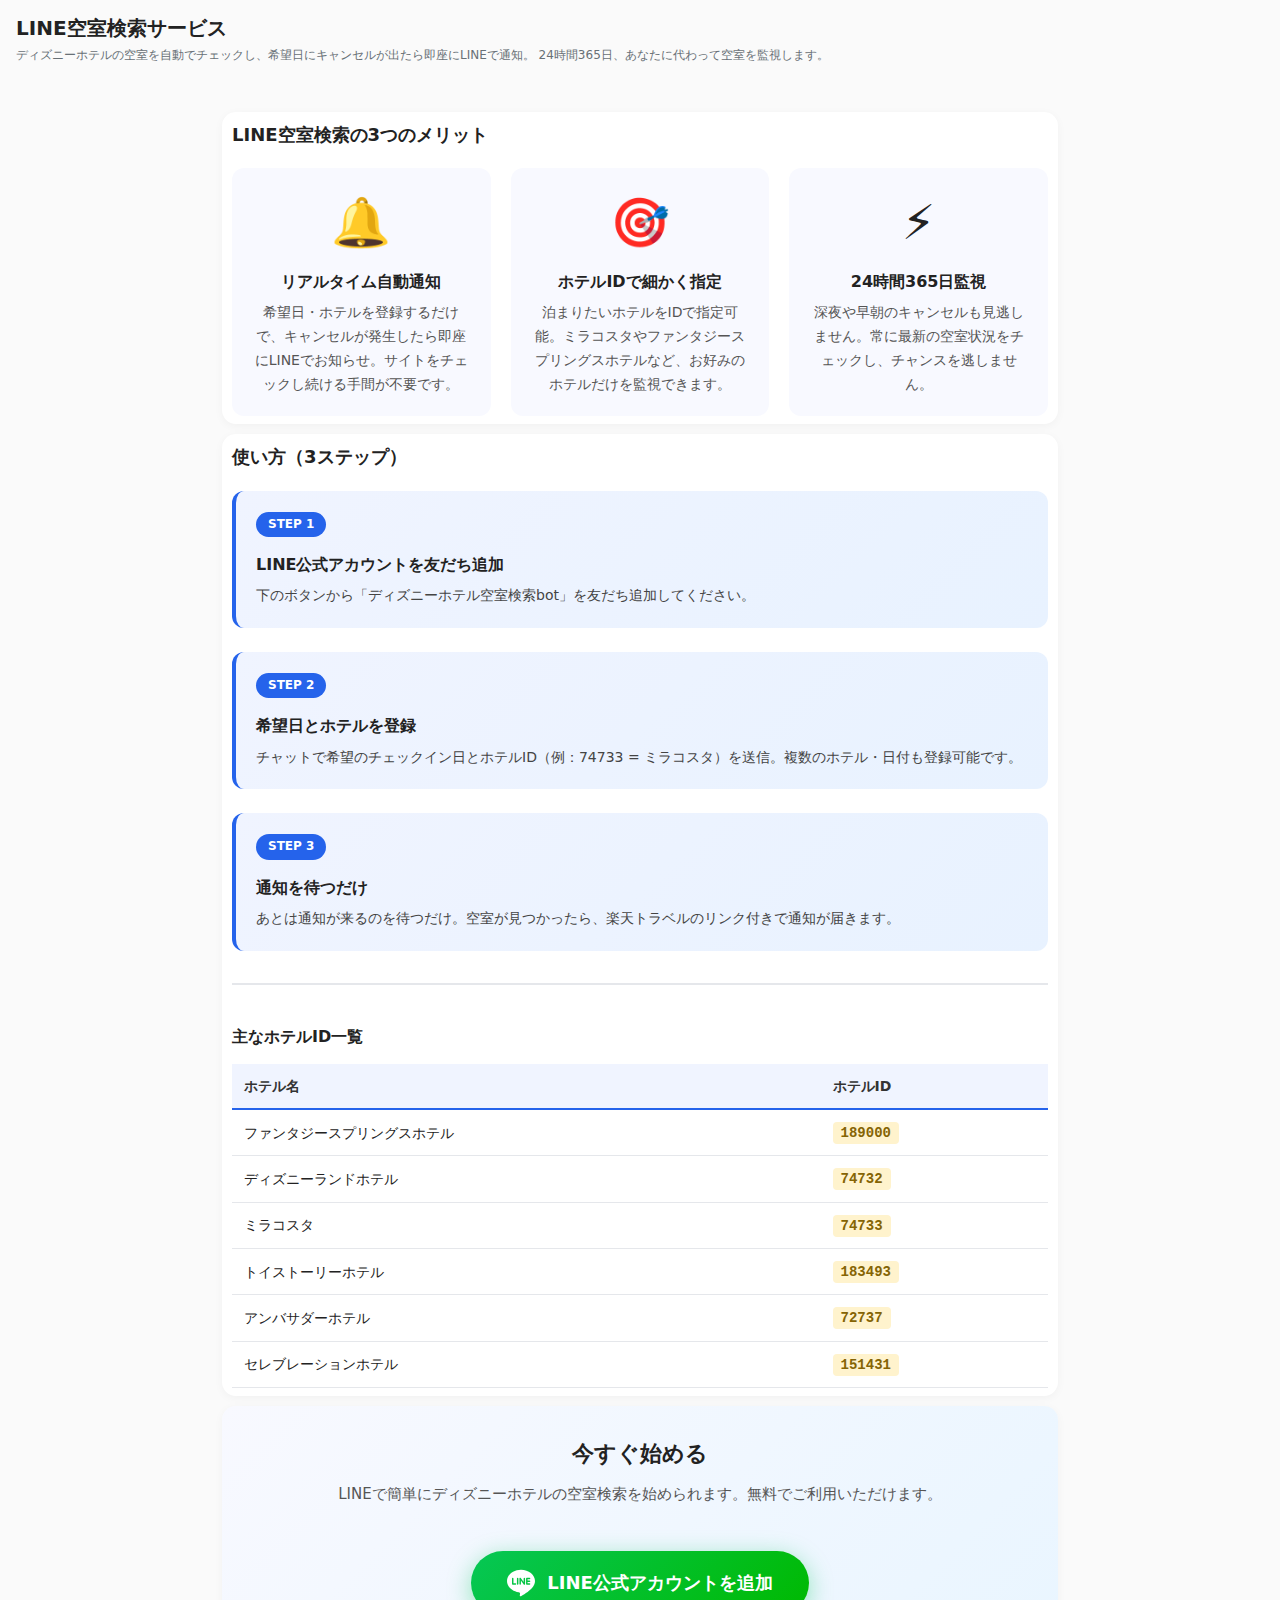
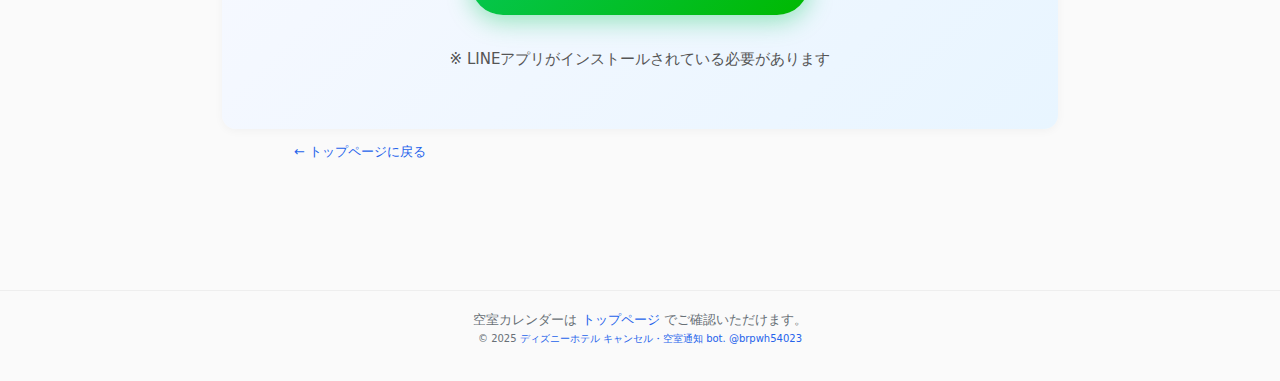
<file: line-search/index.html>
<!doctype html>
<html lang="ja">
<head>
  <meta charset="utf-8" />
  <meta name="viewport" content="width=device-width, initial-scale=1, viewport-fit=cover" />
  <link rel="stylesheet" href="../style.css" />
  <title>LINE空室検索サービス｜ディズニーホテルの空室を自動通知</title>

  <meta name="description" content="LINEでディズニーホテルの空室を自動通知。希望日・ホテルを指定するだけで、キャンセル発生を即座にお知らせします。" />
  
  <meta name="keywords" content="LINE,ディズニーホテル,空室通知,自動検索,キャンセル拾い,楽天トラベル" />

  <!-- OGP -->
  <meta property="og:title" content="LINE空室検索サービス｜ディズニーホテルの空室を自動通知" />
  <meta property="og:description" content="LINEでディズニーホテルの空室を自動通知。希望日・ホテルを指定するだけで、キャンセル発生を即座にお知らせします。" />
  <meta property="og:type" content="website" />
  <meta property="og:url" content="https://victorious-river-0bea9e200.1.azurestaticapps.net/line-search/" />
  
  <!-- Google tag (gtag.js) -->
  <script async src="https://www.googletagmanager.com/gtag/js?id=G-SMV0CM27TY"></script>
  <script>
    window.dataLayer = window.dataLayer || [];
    function gtag(){dataLayer.push(arguments);}
    gtag('js', new Date());
    gtag('config', 'G-SMV0CM27TY');
  </script>
</head>
<body>

<header class="app-header">
  <h1>LINE空室検索サービス</h1>
  <p class="sub">
    ディズニーホテルの空室を自動でチェックし、希望日にキャンセルが出たら即座にLINEで通知。
    24時間365日、あなたに代わって空室を監視します。
  </p>
</header>

<main class="page-container">

  <!-- メリットセクション -->
  <section class="card">
    <h2>LINE空室検索の3つのメリット</h2>
    
    <div class="feature-list">
      <div class="feature-item">
        <div class="feature-icon">🔔</div>
        <h3>リアルタイム自動通知</h3>
        <p>希望日・ホテルを登録するだけで、キャンセルが発生したら即座にLINEでお知らせ。サイトをチェックし続ける手間が不要です。</p>
      </div>

      <div class="feature-item">
        <div class="feature-icon">🎯</div>
        <h3>ホテルIDで細かく指定</h3>
        <p>泊まりたいホテルをIDで指定可能。ミラコスタやファンタジースプリングスホテルなど、お好みのホテルだけを監視できます。</p>
      </div>

      <div class="feature-item">
        <div class="feature-icon">⚡</div>
        <h3>24時間365日監視</h3>
        <p>深夜や早朝のキャンセルも見逃しません。常に最新の空室状況をチェックし、チャンスを逃しません。</p>
      </div>
    </div>
  </section>

  <!-- 使い方セクション -->
  <section class="card">
    <h2>使い方（3ステップ）</h2>
    
    <div class="steps">
      <div class="step">
        <div class="step-number">STEP 1</div>
        <h3>LINE公式アカウントを友だち追加</h3>
        <p>下のボタンから「ディズニーホテル空室検索bot」を友だち追加してください。</p>
      </div>

      <div class="step">
        <div class="step-number">STEP 2</div>
        <h3>希望日とホテルを登録</h3>
        <p>チャットで希望のチェックイン日とホテルID（例：74733 = ミラコスタ）を送信。複数のホテル・日付も登録可能です。</p>
      </div>

      <div class="step">
        <div class="step-number">STEP 3</div>
        <h3>通知を待つだけ</h3>
        <p>あとは通知が来るのを待つだけ。空室が見つかったら、楽天トラベルのリンク付きで通知が届きます。</p>
      </div>
    </div>

    <div class="hotel-id-table">
      <h3>主なホテルID一覧</h3>
      <table>
        <thead>
          <tr>
            <th>ホテル名</th>
            <th>ホテルID</th>
          </tr>
        </thead>
        <tbody>
          <tr>
            <td>ファンタジースプリングスホテル</td>
            <td><code>189000</code></td>
          </tr>
          <tr>
            <td>ディズニーランドホテル</td>
            <td><code>74732</code></td>
          </tr>
          <tr>
            <td>ミラコスタ</td>
            <td><code>74733</code></td>
          </tr>
          <tr>
            <td>トイストーリーホテル</td>
            <td><code>183493</code></td>
          </tr>
          <tr>
            <td>アンバサダーホテル</td>
            <td><code>72737</code></td>
          </tr>
          <tr>
            <td>セレブレーションホテル</td>
            <td><code>151431</code></td>
          </tr>
        </tbody>
      </table>
    </div>
  </section>

  <!-- CTAセクション -->
  <section class="card cta-section">
    <h2>今すぐ始める</h2>
    <p>LINEで簡単にディズニーホテルの空室検索を始められます。無料でご利用いただけます。</p>
    
    <a href="https://line.me/R/ti/p/@132uydui" 
       class="cta-button-large" 
       target="_blank" 
       rel="noopener noreferrer">
      <span class="line-icon"></span>
      LINE公式アカウントを追加
    </a>
    
    <p class="cta-note">※ LINEアプリがインストールされている必要があります</p>
  </section>

  <!-- ナビゲーション -->
  <nav class="blog-nav">
    <a href="/" class="back-top">← トップページに戻る</a>
  </nav>

</main>

<footer class="app-footer">
  <p>空室カレンダーは <a href="/">トップページ</a> でご確認いただけます。</p>
  <small>
    © 2025 
    <a href="https://x.com/brpwh54023" target="_blank" rel="noopener">
      ディズニーホテル キャンセル・空室通知 bot. @brpwh54023
    </a>
  </small>
</footer>

</body>
</html>
</file>
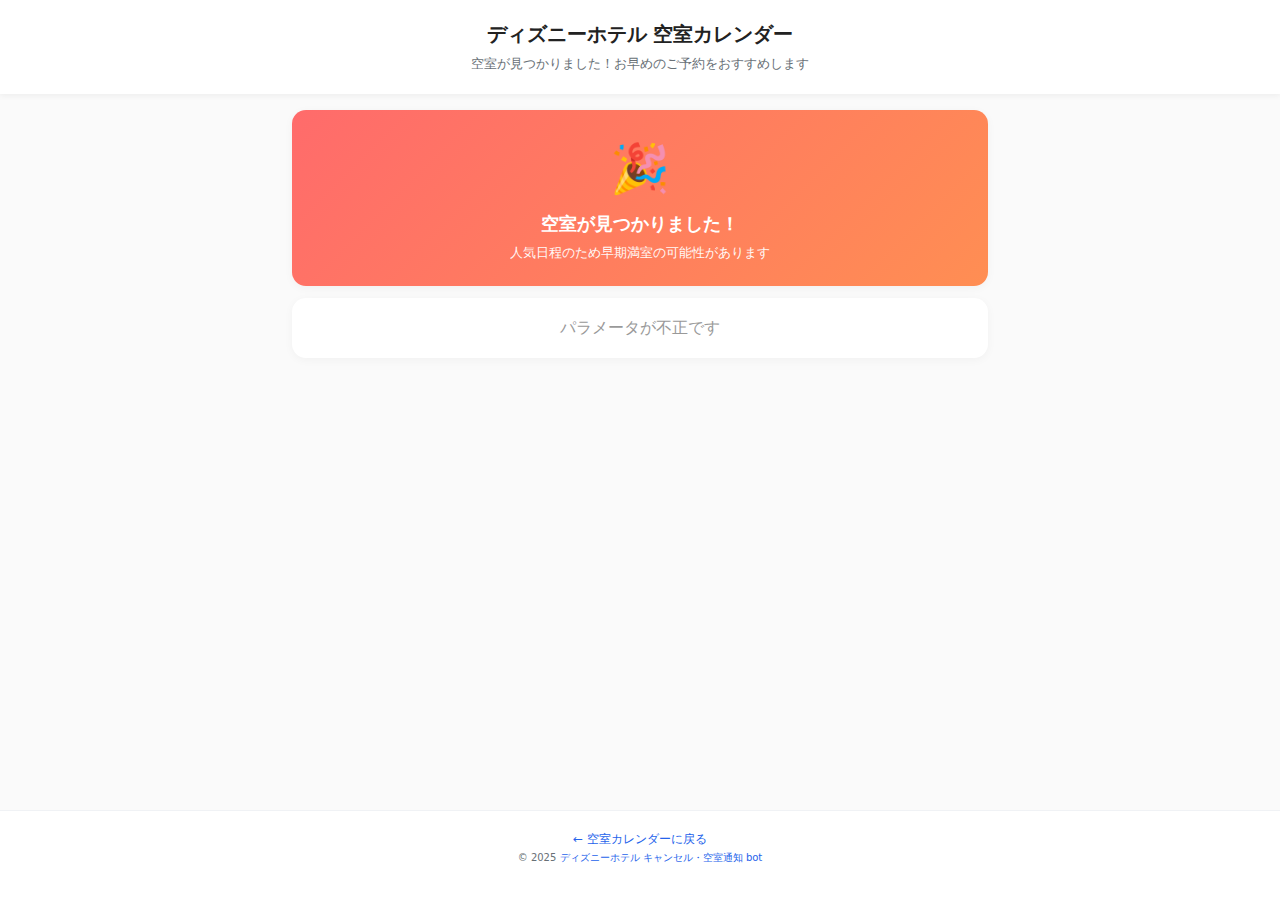
<file: vacancy/index.html>
<!DOCTYPE html>
<html lang="ja">
<head>
  <meta charset="UTF-8">
  <meta name="viewport" content="width=device-width, initial-scale=1.0">
  <title>空室が見つかりました！ | ディズニーホテル空室カレンダー</title>
  <meta name="description" content="ディズニーホテルの空室が見つかりました。お早めのご予約をおすすめします。">
  <style>
    :root{
      --bg:#fafafa; --card:#fff; --txt:#222; --muted:#687076;
      --ok:#16a34a; --ng:#d1d5db; --sat:#e8f2ff; --sun:#ffecef;
      --accent:#2563eb; --sticky:#fff;
      --radius:14px;
    }
    *{box-sizing:border-box}
    html,body{margin:0;padding:0;background:var(--bg);color:var(--txt);font-family:system-ui,-apple-system,"Segoe UI",Roboto,"Hiragino Kaku Gothic ProN","Yu Gothic UI","Noto Sans JP",sans-serif;line-height:1.45}
    h1,h2,h3,p{margin:0}

    body {
      min-height: 100vh;
      display: flex;
      flex-direction: column;
    }

    .page-header {
      padding: 20px 16px;
      text-align: center;
      background: var(--card);
      box-shadow: 0 2px 6px rgba(0,0,0,0.05);
    }

    .page-header h1 {
      font-size: 20px;
      font-weight: 700;
      color: var(--txt);
    }

    .page-header .sub {
      color: var(--muted);
      font-size: 13px;
      margin-top: 6px;
    }

    .container {
      flex: 1;
      max-width: 720px;
      width: 100%;
      margin: 0 auto;
      padding: 16px 12px 40px;
    }

    .card {
      background: var(--card);
      border-radius: var(--radius);
      margin-bottom: 12px;
      padding: 18px 16px;
      box-shadow: 0 2px 10px rgba(0,0,0,.04);
    }

    .alert-card {
      background: linear-gradient(135deg, #FF6B6B 0%, #FF8E53 100%);
      color: white;
      text-align: center;
      padding: 24px 16px;
    }

    .alert-card .icon {
      font-size: 48px;
      margin-bottom: 8px;
    }

    .alert-card h2 {
      font-size: 18px;
      font-weight: 700;
      margin-bottom: 6px;
    }

    .alert-card p {
      font-size: 13px;
      opacity: 0.95;
    }

    .hotel-name {
      font-size: 18px;
      font-weight: 700;
      color: var(--accent);
      margin-bottom: 16px;
      padding-bottom: 8px;
      border-bottom: 2px solid #e5e7eb;
    }

    .info-grid {
      display: grid;
      gap: 12px;
      margin-bottom: 20px;
    }

    .info-row {
      display: flex;
      justify-content: space-between;
      padding: 10px 0;
      border-bottom: 1px solid #f0f2f5;
    }

    .info-row:last-child {
      border-bottom: none;
    }

    .info-label {
      color: var(--muted);
      font-size: 13px;
      font-weight: 600;
    }

    .info-value {
      font-weight: 700;
      font-size: 15px;
      color: var(--txt);
      text-align: right;
    }

    .cta-button {
      display: block;
      width: 100%;
      padding: 16px;
      background: var(--accent);
      color: white;
      text-decoration: none;
      text-align: center;
      border-radius: 12px;
      font-size: 16px;
      font-weight: 700;
      transition: all 0.15s ease;
      box-shadow: 0 2px 8px rgba(37, 99, 235, 0.3);
    }

    .cta-button:active {
      transform: translateY(1px);
    }

    .notice {
      background: #FFF3CD;
      border-left: 4px solid #FFC107;
      padding: 14px;
      border-radius: 8px;
      font-size: 13px;
      color: #856404;
      line-height: 1.6;
    }

    .notice strong {
      display: block;
      margin-bottom: 4px;
    }

    .tips {
      background: #EEF2FF;
      padding: 16px;
      border-radius: 12px;
    }

    .tips h3 {
      font-size: 14px;
      color: #3730a3;
      margin-bottom: 10px;
      font-weight: 700;
    }

    .tips ul {
      margin: 0;
      padding-left: 20px;
      font-size: 13px;
      color: #374151;
      line-height: 1.8;
    }

    .tips li {
      margin-bottom: 6px;
    }

    .disclaimer {
      background: #f8f9fa;
      border: 1px solid #dee2e6;
      padding: 14px;
      border-radius: 8px;
      font-size: 11px;
      color: #6c757d;
      line-height: 1.6;
    }

    .disclaimer h4 {
      font-size: 12px;
      color: #495057;
      margin-bottom: 8px;
      font-weight: 700;
    }

    .disclaimer p {
      margin: 0;
    }

    .loading {
      text-align: center;
      padding: 40px;
      color: var(--muted);
    }

    .app-footer {
      padding: 20px 16px 34px;
      text-align: center;
      color: var(--muted);
      font-size: 12px;
      background: var(--card);
      border-top: 1px solid #f0f2f5;
      margin-top: auto;
    }

    .app-footer a {
      color: var(--accent);
      text-decoration: none;
      font-weight: 500;
    }

    .app-footer a:hover {
      text-decoration: underline;
    }

    /* LINE内ブラウザモーダル */
    #browser-modal {
      position: fixed;
      top: 0;
      left: 0;
      right: 0;
      bottom: 0;
      background: rgba(0,0,0,0.8);
      z-index: 9999;
      display: flex;
      align-items: center;
      justify-content: center;
      padding: 20px;
    }

    #browser-modal .modal-content {
      background: white;
      border-radius: 16px;
      padding: 30px 20px;
      max-width: 350px;
      text-align: center;
    }

    #browser-modal .modal-icon {
      font-size: 48px;
      margin-bottom: 16px;
    }

    #browser-modal h3 {
      font-size: 18px;
      margin-bottom: 12px;
      color: #333;
    }

    #browser-modal p {
      font-size: 14px;
      color: #666;
      line-height: 1.6;
      margin-bottom: 20px;
    }

    #browser-modal .instructions {
      background: #f9fafb;
      padding: 12px;
      border-radius: 8px;
      font-size: 13px;
      color: #374151;
      margin-bottom: 16px;
      line-height: 1.6;
    }

    #browser-modal button {
      width: 100%;
      padding: 14px;
      background: var(--accent);
      color: white;
      border: none;
      border-radius: 12px;
      font-size: 16px;
      font-weight: 700;
      cursor: pointer;
    }

    @media (max-width: 360px) {
      .container {
        padding: 14px 10px 30px;
      }
      .card {
        padding: 14px 12px;
      }
    }
  </style>
  <!-- Google tag (gtag.js) -->
<script async src="https://www.googletagmanager.com/gtag/js?id=G-SMV0CM27TY"></script>
<script>
  window.dataLayer = window.dataLayer || [];
  function gtag(){dataLayer.push(arguments);}
  gtag('js', new Date());
  // ブログページを明示的に送信
  gtag('config', 'G-SMV0CM27TY', {
    'page_path': '/vacancy/',
    'page_title': 'リダイレクトページ'
  });
</script>
</head>
<body>
  <header class="page-header">
    <h1>ディズニーホテル 空室カレンダー</h1>
    <p class="sub">空室が見つかりました！お早めのご予約をおすすめします</p>
  </header>

  <div class="container">
    <div class="card alert-card">
      <div class="icon">🎉</div>
      <h2>空室が見つかりました！</h2>
      <p>人気日程のため早期満室の可能性があります</p>
    </div>

    <div class="card" id="content">
      <div class="loading">読み込み中...</div>
    </div>
  </div>

  <footer class="app-footer">
    <p>
      <a href="/">← 空室カレンダーに戻る</a>
    </p>
    <small>
      © 2025 
      <a href="https://x.com/brpwh54023" target="_blank" rel="noopener">
        ディズニーホテル キャンセル・空室通知 bot
      </a>
    </small>
  </footer>

  <script>
    // LINE内ブラウザ検知
    function isLINEBrowser() {
      const ua = navigator.userAgent.toLowerCase();
      return ua.includes('line/');
    }

    // 外部ブラウザで開くよう促すモーダルを表示
    function showBrowserSwitchModal() {
      const modal = document.createElement('div');
      modal.id = 'browser-modal';
      modal.innerHTML = `
        <div class="modal-content">
          <div class="modal-icon">🌐</div>
          <h3>外部ブラウザで開くことをおすすめします</h3>
          <p>予約をスムーズに行うため、SafariやChromeなどのブラウザで開き直してください。</p>
          <div class="instructions">
            1. 右上の「︙」メニューをタップ<br>
            2. 「他のアプリで開く」を選択
          </div>
          <button onclick="document.getElementById('browser-modal').remove()">
            このまま続ける
          </button>
        </div>
      `;
      document.body.appendChild(modal);
    }

    // URLパラメータ取得
    const params = new URLSearchParams(window.location.search);
    const hotelId = params.get('hotel');
    const hotelName = params.get('name');
    const checkinDate = params.get('date');
    const adults = params.get('adults') || '2';
    const children = params.get('children') || '0';

    if (!hotelId || !checkinDate) {
      document.getElementById('content').innerHTML = 
        '<p style="text-align:center;color:#999;">パラメータが不正です</p>';
    } else {
      // LINE内ブラウザチェック
      if (isLINEBrowser()) {
        showBrowserSwitchModal();
      }

      // ホテル名（パラメータから取得、なければフォールバック）
      const displayHotelName = hotelName || `ホテルID: ${hotelId}`;
      
      // チェックアウト日（翌日）
      const checkoutDate = (() => {
        const d = new Date(checkinDate);
        d.setDate(d.getDate() + 1);
        return d.toISOString().slice(0, 10);
      })();

      // アフィリエイトリンク生成
      const affiliateUrl = buildAffiliateUrl(hotelId, checkinDate, checkoutDate, adults);

      // 日付フォーマット
      const formatDate = (dateStr) => {
        const d = new Date(dateStr);
        return `${d.getFullYear()}年${d.getMonth()+1}月${d.getDate()}日`;
      };

      // 曜日取得
      const dayOfWeek = ['日', '月', '火', '水', '木', '金', '土'];
      const dow = dayOfWeek[new Date(checkinDate).getDay()];

      // ページ生成
      document.getElementById('content').innerHTML = `
        <div class="hotel-name">${displayHotelName}</div>
        
        <div class="info-grid">
          <div class="info-row">
            <span class="info-label">チェックイン</span>
            <span class="info-value">${formatDate(checkinDate)}（${dow}）</span>
          </div>
          
          <div class="info-row">
            <span class="info-label">チェックアウト</span>
            <span class="info-value">${formatDate(checkoutDate)}</span>
          </div>
          
          <div class="info-row">
            <span class="info-label">宿泊人数</span>
            <span class="info-value">大人 ${adults}名 / 子供 ${children}名</span>
          </div>
        </div>

        <a href="${affiliateUrl}" class="cta-button" id="bookingButton">
          今すぐ予約する
        </a>
      `;

      // 追加情報カード
      const additionalInfo = document.createElement('div');
      additionalInfo.innerHTML = `
        <div class="card notice">
          <strong>⚠️ 重要なお知らせ</strong>
          空室は先着順です。このページを開いている間に満室になる可能性があります。<br>
          お早めの予約をおすすめします。
        </div>

        <div class="card tips">
          <h3>📝 予約のコツ</h3>
          <ul>
            <li>複数のプランを比較してみましょう</li>
            <li>楽天ポイントを活用するとお得です</li>
            <li>キャンセルポリシーを確認しましょう</li>
            <li>朝食付き・素泊まりを選べます</li>
          </ul>
        </div>

        <div class="card disclaimer">
          <h4>免責事項</h4>
          <p>
            • 当サービスは空室情報を通知するものであり、予約を保証するものではありません。<br>
            • 通知時点では空室がありましたが、予約ページを開いた時点で既に満室になっている場合があります。<br>
            • 予約の成否や宿泊に関するトラブルについては、当サービスは一切の責任を負いかねます。<br>
            • 予約内容の確認や変更・キャンセルは、楽天トラベルの規約に従ってください。
          </p>
        </div>
      `;
      
      document.querySelector('.container').appendChild(additionalInfo);

      // クリック計測（オプション）
      document.getElementById('bookingButton').addEventListener('click', () => {
        console.log('予約ボタンクリック:', displayHotelName, checkinDate);
      });
    }

    // アフィリエイトURL生成
    function buildAffiliateUrl(hotelId, checkinDateStr, checkoutDateStr, adults) {
      const [y1, m1, d1] = checkinDateStr.split("-").map(s => parseInt(s, 10));
      const [y2, m2, d2] = checkoutDateStr.split("-").map(s => parseInt(s, 10));

      // 楽天アフィリエイトID（実際のIDに置き換え）
      const AFFILIATE_ID = '4bfb9c3a.dba8952b.4bce44bb.c84df6cc';

      const inner =
        `https://hotel.travel.rakuten.co.jp/hotelinfo/plan/${hotelId}` +
        `?f_flg=PLAN&f_teikei=&f_hizuke=&f_hak=&f_dai=japan&f_chu=tiba&f_shou=keiyo&f_sai=&f_tel=&f_target_flg=` +
        `&f_tscm_flg=&f_p_no=&f_custom_code=&f_search_type=&f_camp_id=&f_static=1&f_rm_equip=` +
        `&f_hi1=${d1}&f_tuki1=${m1}&f_nen1=${y1}` +
        `&f_hi2=${d2}&f_tuki2=${m2}&f_nen2=${y2}` +
        `&f_heya_su=1&f_otona_su=${adults}` +
        `&f_s1=0&f_s2=0&f_y1=0&f_y2=0&f_y3=0&f_y4=0&f_kin2=0&f_kin=`;

      return `https://hb.afl.rakuten.co.jp/hgc/${AFFILIATE_ID}/?pc=` + encodeURIComponent(inner);
    }
  </script>
</body>
</html>
</file>
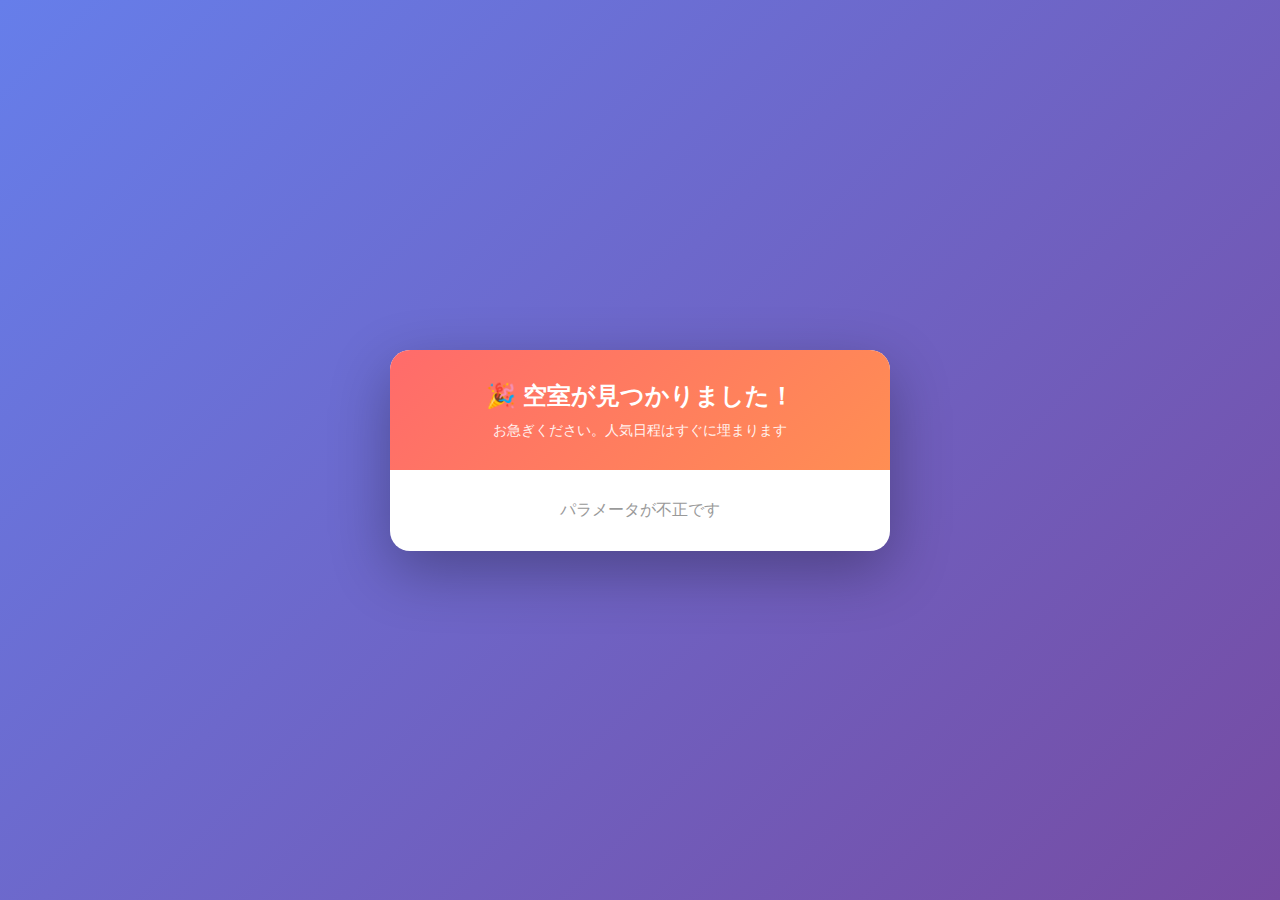
<file: vacansy/index.html>
<!DOCTYPE html>
<html lang="ja">
<head>
  <meta charset="UTF-8">
  <meta name="viewport" content="width=device-width, initial-scale=1.0">
  <title>空室が見つかりました！ | ディズニーホテル予約</title>
  <style>
    * {
      margin: 0;
      padding: 0;
      box-sizing: border-box;
    }
    
    body {
      font-family: -apple-system, BlinkMacSystemFont, "Segoe UI", "Helvetica Neue", sans-serif;
      background: linear-gradient(135deg, #667eea 0%, #764ba2 100%);
      min-height: 100vh;
      padding: 20px;
      display: flex;
      align-items: center;
      justify-content: center;
    }
    
    .container {
      max-width: 500px;
      width: 100%;
      background: white;
      border-radius: 20px;
      box-shadow: 0 20px 60px rgba(0,0,0,0.3);
      overflow: hidden;
    }
    
    .header {
      background: linear-gradient(135deg, #FF6B6B 0%, #FF8E53 100%);
      color: white;
      padding: 30px 20px;
      text-align: center;
    }
    
    .header h1 {
      font-size: 24px;
      margin-bottom: 10px;
    }
    
    .header p {
      font-size: 14px;
      opacity: 0.9;
    }
    
    .content {
      padding: 30px 20px;
    }
    
    .info-row {
      display: flex;
      justify-content: space-between;
      padding: 15px 0;
      border-bottom: 1px solid #eee;
    }
    
    .info-row:last-child {
      border-bottom: none;
    }
    
    .info-label {
      color: #999;
      font-size: 14px;
    }
    
    .info-value {
      font-weight: bold;
      font-size: 16px;
      color: #333;
    }
    
    .hotel-name {
      font-size: 20px;
      font-weight: bold;
      color: #667eea;
      margin-bottom: 20px;
      text-align: center;
    }
    
    .cta-button {
      display: block;
      width: 100%;
      padding: 18px;
      background: linear-gradient(135deg, #667eea 0%, #764ba2 100%);
      color: white;
      text-decoration: none;
      text-align: center;
      border-radius: 12px;
      font-size: 18px;
      font-weight: bold;
      margin-top: 30px;
      transition: transform 0.2s, box-shadow 0.2s;
      box-shadow: 0 4px 15px rgba(102, 126, 234, 0.4);
    }
    
    .cta-button:active {
      transform: scale(0.98);
    }
    
    .notice {
      background: #FFF3CD;
      border-left: 4px solid #FFC107;
      padding: 15px;
      margin-top: 20px;
      border-radius: 8px;
      font-size: 13px;
      color: #856404;
    }
    
    .tips {
      background: #E3F2FD;
      padding: 20px;
      margin-top: 20px;
      border-radius: 8px;
    }
    
    .tips h3 {
      font-size: 16px;
      color: #1976D2;
      margin-bottom: 10px;
    }
    
    .tips ul {
      margin-left: 20px;
      color: #555;
      font-size: 14px;
      line-height: 1.8;
    }
    
    .disclaimer {
      background: #f8f9fa;
      border: 1px solid #dee2e6;
      padding: 15px;
      margin-top: 20px;
      border-radius: 8px;
      font-size: 11px;
      color: #6c757d;
      line-height: 1.6;
    }
    
    .disclaimer h4 {
      font-size: 13px;
      color: #495057;
      margin-bottom: 8px;
    }
    
    .disclaimer p {
      margin: 0;
    }
    
    .loading {
      text-align: center;
      padding: 40px;
      color: #999;
    }
  </style>
</head>
<body>
  <div class="container">
    <div class="header">
      <h1>🎉 空室が見つかりました！</h1>
      <p>お急ぎください。人気日程はすぐに埋まります</p>
    </div>
    
    <div class="content" id="content">
      <div class="loading">読み込み中...</div>
    </div>
  </div>

  <script>
    // LINE内ブラウザ検知
    function isLINEBrowser() {
      const ua = navigator.userAgent.toLowerCase();
      return ua.includes('line/');
    }

    // 外部ブラウザで開くよう促すモーダルを表示
    function showBrowserSwitchModal() {
      const modal = document.createElement('div');
      modal.id = 'browser-modal';
      modal.innerHTML = `
        <div style="
          position: fixed;
          top: 0;
          left: 0;
          right: 0;
          bottom: 0;
          background: rgba(0,0,0,0.8);
          z-index: 9999;
          display: flex;
          align-items: center;
          justify-content: center;
          padding: 20px;
        ">
          <div style="
            background: white;
            border-radius: 16px;
            padding: 30px 20px;
            max-width: 350px;
            text-align: center;
          ">
            <div style="font-size: 48px; margin-bottom: 16px;">🌐</div>
            <h3 style="font-size: 18px; margin-bottom: 12px; color: #333;">
              外部ブラウザで開くことをおすすめします
            </h3>
            <p style="font-size: 14px; color: #666; line-height: 1.6; margin-bottom: 20px;">
              予約をスムーズに行うため、SafariやChromeなどの
              ブラウザで開き直してください。
            </p>
            <div style="margin-bottom: 16px;">
              <img src="data:image/svg+xml,%3Csvg xmlns='http://www.w3.org/2000/svg' viewBox='0 0 200 100'%3E%3Ctext x='10' y='40' font-size='14' fill='%23666'%3E1. 右上の「︙」メニューをタップ%3C/text%3E%3Ctext x='10' y='70' font-size='14' fill='%23666'%3E2. 「他のアプリで開く」を選択%3C/text%3E%3C/svg%3E" 
                   style="width: 100%; height: auto;" alt="手順">
            </div>
            <button onclick="document.getElementById('browser-modal').remove()" style="
              width: 100%;
              padding: 14px;
              background: #667eea;
              color: white;
              border: none;
              border-radius: 8px;
              font-size: 16px;
              font-weight: bold;
              cursor: pointer;
            ">
              このまま続ける
            </button>
          </div>
        </div>
      `;
      document.body.appendChild(modal);
    }

    // URLパラメータ取得
    const params = new URLSearchParams(window.location.search);
    const hotelId = params.get('hotel');
    const hotelName = params.get('name');  // ← 新規追加
    const checkinDate = params.get('date');
    const adults = params.get('adults') || '2';
    const children = params.get('children') || '0';

    if (!hotelId || !checkinDate) {
      document.getElementById('content').innerHTML = 
        '<p style="text-align:center;color:#999;">パラメータが不正です</p>';
    } else {
      // LINE内ブラウザチェック
      if (isLINEBrowser()) {
        showBrowserSwitchModal();
      }

      // ホテル名（パラメータから取得、なければフォールバック）
      const displayHotelName = hotelName || `ホテルID: ${hotelId}`;
      
      // チェックアウト日（翌日）
      const checkoutDate = (() => {
        const d = new Date(checkinDate);
        d.setDate(d.getDate() + 1);
        return d.toISOString().slice(0, 10);
      })();

      // アフィリエイトリンク生成
      const affiliateUrl = buildAffiliateUrl(hotelId, checkinDate, checkoutDate, adults);

      // 日付フォーマット
      const formatDate = (dateStr) => {
        const d = new Date(dateStr);
        return `${d.getFullYear()}年${d.getMonth()+1}月${d.getDate()}日`;
      };

      // 曜日取得
      const dayOfWeek = ['日', '月', '火', '水', '木', '金', '土'];
      const dow = dayOfWeek[new Date(checkinDate).getDay()];

      // ページ生成
      document.getElementById('content').innerHTML = `
        <div class="hotel-name">${displayHotelName}</div>
        
        <div class="info-row">
          <span class="info-label">チェックイン</span>
          <span class="info-value">${formatDate(checkinDate)}（${dow}）</span>
        </div>
        
        <div class="info-row">
          <span class="info-label">チェックアウト</span>
          <span class="info-value">${formatDate(checkoutDate)}</span>
        </div>
        
        <div class="info-row">
          <span class="info-label">宿泊人数</span>
          <span class="info-value">大人 ${adults}名 / 子供 ${children}名</span>
        </div>

        <a href="${affiliateUrl}" class="cta-button" id="bookingButton">
          今すぐ予約する
        </a>

        <div class="notice">
          ⚠️ <strong>重要なお知らせ</strong><br>
          空室は先着順です。このページを開いている間に満室になる可能性があります。<br>
          お早めの予約をおすすめします。
        </div>

        <div class="tips">
          <h3>📝 予約のコツ</h3>
          <ul>
            <li>複数のプランを比較してみましょう</li>
            <li>楽天ポイントを活用するとお得です</li>
            <li>キャンセルポリシーを確認しましょう</li>
            <li>朝食付き・素泊まりを選べます</li>
          </ul>
        </div>

        <div class="disclaimer">
          <h4>免責事項</h4>
          <p>
            • 当サービスは空室情報を通知するものであり、予約を保証するものではありません。<br>
            • 通知時点では空室がありましたが、予約ページを開いた時点で既に満室になっている場合があります。<br>
            • 予約の成否や宿泊に関するトラブルについては、当サービスは一切の責任を負いかねます。<br>
            • 予約内容の確認や変更・キャンセルは、楽天トラベルの規約に従ってください。
          </p>
        </div>
      `;

      // クリック計測（オプション）
      document.getElementById('bookingButton').addEventListener('click', () => {
        // Google Analyticsなどでトラッキング可能
        console.log('予約ボタンクリック:', displayHotelName, checkinDate);
      });
    }

    // アフィリエイトURL生成
    function buildAffiliateUrl(hotelId, checkinDateStr, checkoutDateStr, adults) {
      const [y1, m1, d1] = checkinDateStr.split("-").map(s => parseInt(s, 10));
      const [y2, m2, d2] = checkoutDateStr.split("-").map(s => parseInt(s, 10));

      // 楽天アフィリエイトID（環境変数から取得する場合は別途APIエンドポイント経由）
      const AFFILIATE_ID = 'YOUR_AFFILIATE_ID'; // ここに実際のIDを設定

      const inner =
        `https://hotel.travel.rakuten.co.jp/hotelinfo/plan/${hotelId}` +
        `?f_flg=PLAN&f_teikei=&f_hizuke=&f_hak=&f_dai=japan&f_chu=tiba&f_shou=keiyo&f_sai=&f_tel=&f_target_flg=` +
        `&f_tscm_flg=&f_p_no=&f_custom_code=&f_search_type=&f_camp_id=&f_static=1&f_rm_equip=` +
        `&f_hi1=${d1}&f_tuki1=${m1}&f_nen1=${y1}` +
        `&f_hi2=${d2}&f_tuki2=${m2}&f_nen2=${y2}` +
        `&f_heya_su=1&f_otona_su=${adults}` +
        `&f_s1=0&f_s2=0&f_y1=0&f_y2=0&f_y3=0&f_y4=0&f_kin2=0&f_kin=`;

      return `https://hb.afl.rakuten.co.jp/hgc/${AFFILIATE_ID}/?pc=` + encodeURIComponent(inner);
    }
  </script>
</body>
</html>
</file>
<file: style.css>
:root{
  --bg:#fafafa; --card:#fff; --txt:#222; --muted:#687076;
  --ok:#16a34a; --ng:#d1d5db; --sat:#e8f2ff; --sun:#ffecef;
  --accent:#2563eb; --sticky:#fff;
  --cell:44px; /* 列幅（スマホ） */
  --radius:14px;
}
*{box-sizing:border-box}
html,body{margin:0;padding:0;background:var(--bg);color:var(--txt);font-family:system-ui,-apple-system,"Segoe UI",Roboto,"Hiragino Kaku Gothic ProN","Yu Gothic UI","Noto Sans JP",sans-serif;line-height:1.45}
h1,h2,p{margin:0}

.app-header{padding:14px 16px 8px}
.app-header h1{font-size:20px;font-weight:700}
.sub{color:var(--muted);font-size:12px;margin-top:4px}

.card{background:var(--card);border-radius:var(--radius);margin:10px 12px;padding:10px 10px 8px;box-shadow:0 2px 10px rgba(0,0,0,.04)}

.calendar-toolbar,.plans-toolbar{display:flex;align-items:center;justify-content:space-between;gap:8px;margin-bottom:8px}
.btn{padding:8px 10px;border-radius:12px;border:1px solid #e5e7eb;background:#fff;font-size:13px}
.btn:active{transform:translateY(1px)}
.legend{display:flex;gap:12px;font-size:12px;color:var(--muted)}
.dot{display:inline-block;width:10px;height:10px;border-radius:50%;margin-right:4px;vertical-align:-1px}
.dot.ok{background:var(--ok)}
.dot.ng{background:var(--ng)}

.calendar-wrap{overflow-x:auto; -webkit-overflow-scrolling:touch; border-radius:12px; border:1px solid #eef0f3}
.matrix{border-collapse:separate;border-spacing:0;min-width:100%}
.matrix th,.matrix td{border-right:1px solid #f0f2f5;border-bottom:1px solid #f0f2f5;text-align:center;min-width:var(--cell);height:42px}

/* 月ヘッダー追加 */
.matrix thead th.month-header{
  font-size:13px;
  font-weight:700;
  color:#fff;
  background:linear-gradient(180deg, #667eea 0%, #5a67d8 100%);
  border-right:1px solid rgba(255,255,255,0.3);
  padding:8px 4px;
  text-align:center;
  position:sticky;
  top:0;
  z-index:13;
}

.matrix thead th{font-size:12px;font-weight:600;color:#4b5563;background:#f9fafb;position:sticky;top:0;z-index:3}
.matrix thead th.weekend-sat{background:var(--sat)}
.matrix thead th.weekend-sun{background:var(--sun)}
.matrix th.first{min-width:76px;padding:0 8px}
.matrix tbody th{position:sticky;left:0;background:var(--sticky);z-index:2;text-align:left;font-weight:700;font-size:13px}
.matrix tbody th small{display:block;color:var(--muted);font-weight:500;font-size:11px}
.matrix td{background:#fff}
.matrix td.weekend-sat{background:linear-gradient(180deg,var(--sat),#fff)}
.matrix td.weekend-sun{background:linear-gradient(180deg,var(--sun),#fff)}

/* 月行と日行の調整 */
.matrix thead tr.month-row th{
  top:0;
  z-index:13;
}
.matrix thead tr.day-row th{
  top:42px; /* 月行の高さ分ずらす */
  z-index:12;
}
.matrix thead tr.month-row th.sticky,
.matrix thead tr.day-row th.sticky{
  position:sticky;
  left:0;
  background:var(--sticky);
}

.cell-btn{display:flex;align-items:center;justify-content:center;width:100%;height:100%;border:none;background:transparent;font-size:16px;cursor:pointer}
.cell-btn.ok{color:var(--ok)}
.cell-btn.ng{color:#c4c7cc}
.cell-btn:disabled{opacity:.5;cursor:default}

.hint{margin-top:6px;color:var(--muted);font-size:11px}

.plans-title{font-size:16px;font-weight:700}
.plans-list{display:grid;grid-template-columns:1fr;gap:10px;margin-top:10px}
.plan{border:1px solid #eef0f3;border-radius:12px;padding:10px;background:#fff}
.plan .hn{font-size:14px;font-weight:700;margin-bottom:6px}
.plan .pn{font-size:13px;color:#374151;margin-bottom:8px}
.plan .actions{display:flex;gap:8px}
.plan .link{display:inline-block;font-size:13px;padding:8px 10px;border-radius:10px;background:var(--accent);color:#fff;text-decoration:none}
.plan .link:active{transform:translateY(1px)}
.empty{color:var(--muted);text-align:center;padding:20px 8px}

.app-footer{padding:20px 0 34px;text-align:center;color:var(--muted);font-size:12px}

/* today 枠を少し目立たせる */
th.today, td.today{outline:2px solid #cfe1ff; outline-offset:-2px}

/* 小さい端末で若干詰める */
@media (max-width:360px){
  :root{ --cell:40px }
  .matrix th.first{min-width:70px}
}

.hotel-section {
  margin-bottom: 20px;
  max-width: 100%;
  min-width: 0;
  overflow: hidden;
}

.hotel-section h3 {
  font-size: 14px;
  font-weight: 700;
  margin: 0 0 6px;
  color: #374151;
}

.plan-scroll {
  display: flex;
  gap: 12px;
  overflow-x: auto;
  -webkit-overflow-scrolling: touch;
  scroll-snap-type: x mandatory;
  padding-bottom: 8px;
  max-width: 100%;
}

.plan-card {
  flex: 0 0 80%;
  max-width: 80%;
  box-sizing: border-box;
  background: #fff;
  border-radius: 12px;
  box-shadow: 0 2px 8px rgba(0,0,0,0.1);
  padding: 12px;
  scroll-snap-align: start;
}

.plan-card .pn {
  font-size: 13px;
  margin-bottom: 8px;
  word-wrap: break-word;
  overflow-wrap: anywhere;
  white-space: normal;
  display: block;
}

.plan-card .actions {
  margin-top: auto;
}

.plan-card .link {
  display: inline-block;
  width: 100%;
  text-align: center;
  font-size: 14px;
  padding: 10px;
  border-radius: 10px;
  background: var(--accent);
  color: #fff;
  text-decoration: none;
}

/* --- ブログ記事ページ用スタイル（サイト全体デザインに統一）--- */
.blog-container {
  padding: 20px 14px 60px;
  max-width: 720px;
  margin: 0 auto;
}

.blog-post {
  background: var(--card);
  border-radius: var(--radius);
  box-shadow: 0 2px 10px rgba(0,0,0,.04);
  padding: 18px 16px 28px;
}

.blog-post h1, 
.blog-post h2, 
.blog-post h3 {
  color: var(--txt);
  margin: 1.2em 0 0.6em;
  line-height: 1.5;
  word-break: keep-all;
}

.blog-post h1 {
  font-size: 20px;
  font-weight: 700;
  border-bottom: 2px solid var(--accent);
  padding-bottom: 6px;
}

.blog-post h2 {
  font-size: 17px;
  font-weight: 600;
  border-left: 4px solid var(--accent);
  padding-left: 8px;
}

.blog-post h3 {
  font-size: 15px;
  font-weight: 600;
  color: #374151;
}

.blog-post p {
  font-size: 14px;
  color: var(--txt);
  line-height: 1.9;
  margin: 0.8em 0;
}

.blog-post a {
  color: var(--accent);
  text-decoration: none;
  font-weight: 500;
}

.blog-post a:hover {
  text-decoration: underline;
}

.blog-post ul, 
.blog-post ol {
  margin: 0.8em 0 0.8em 1.5em;
  font-size: 14px;
  color: var(--txt);
}

.blog-post li {
  margin-bottom: 0.4em;
}

.blog-post time {
  display: block;
  color: var(--muted);
  font-size: 12px;
  margin-bottom: 1em;
}

.blog-post img {
  max-width: 100%;
  border-radius: 10px;
  margin: 12px 0;
  display: block;
}

.blog-post blockquote {
  background: #f9fafb;
  border-left: 4px solid var(--accent);
  margin: 1em 0;
  padding: 8px 12px;
  font-size: 14px;
  color: #374151;
  border-radius: 8px;
}

.blog-post hr {
  border: none;
  border-top: 1px solid #e5e7eb;
  margin: 24px 0;
}

/* 小さい端末での余白調整 */
@media (max-width: 360px) {
  .blog-container {
    padding: 14px 10px 40px;
  }
  .blog-post {
    padding: 14px 12px 24px;
  }
}

/* --- ブログ一覧ページ（index.html）用スタイル --- */
.blog-list-container {
  padding: 20px 14px 60px;
  max-width: 720px;
  margin: 0 auto;
}

.blog-header {
  padding: 0 4px 10px;
}

.blog-header h1 {
  font-size: 20px;
  font-weight: 700;
  color: var(--txt);
}

.blog-header p {
  color: var(--muted);
  font-size: 13px;
  margin-top: 4px;
}

.blog-list {
  display: flex;
  flex-direction: column;
  gap: 14px;
  margin-top: 14px;
}

/* 各記事カード */
.blog-card {
  background: var(--card);
  border-radius: var(--radius);
  box-shadow: 0 2px 10px rgba(0,0,0,.05);
  padding: 14px 16px 18px;
  text-decoration: none;
  color: var(--txt);
  display: block;
  transition: transform 0.15s ease, box-shadow 0.15s ease;
  border-left: 4px solid transparent;
}

.blog-card:hover {
  transform: translateY(-3px);
  box-shadow: 0 6px 16px rgba(0,0,0,.08);
  border-left-color: var(--accent);
}

.blog-card .meta {
  font-size: 12px;
  color: var(--muted);
  margin-bottom: 6px;
}

.blog-card .category {
  font-size: 12px;
  font-weight: 600;
  color: var(--accent);
  margin-right: 6px;
}

.blog-card h2 {
  font-size: 16px;
  font-weight: 700;
  color: var(--txt);
  margin: 0 0 6px;
}

.blog-card p {
  font-size: 14px;
  color: #374151;
  line-height: 1.6;
  margin: 0;
}

/* スマホでの余白調整 */
@media (max-width: 360px) {
  .blog-list-container {
    padding: 14px 10px 40px;
  }
  .blog-card {
    padding: 12px 12px;
  }
}

/* --- 共通レイアウト: TOP基準でBLOG統合 --- */
.page-container {
  padding: 30px 20px 80px;
  max-width: 900px;
  margin: 0 auto;
  background: var(--bg);
}

/* ページ見出し */
.page-header {
  margin-bottom: 24px;
  text-align: left;
}
.page-header h1 {
  font-size: 22px;
  font-weight: 700;
  color: var(--txt);
  margin-bottom: 6px;
}
.page-header p {
  color: var(--muted);
  font-size: 14px;
  margin-top: 0;
}

/* テキスト調整 */
.card h2,
.blog-card h2 {
  font-size: 18px;
  font-weight: 700;
  margin-bottom: 8px;
}
.card p,
.blog-card p {
  font-size: 15px;
  line-height: 1.7;
  color: #374151;
}

/* モバイル対応 */
@media (max-width: 480px) {
  .page-container {
    padding: 20px 14px 60px;
  }
  .card,
  .blog-card {
    padding: 16px 14px;
  }
  .page-header h1 {
    font-size: 20px;
  }
  .card h2,
  .blog-card h2 {
    font-size: 16px;
  }
}

/* --- ブログ⇔TOP 導線エリア --- */
.blog-nav {
  max-width: 720px;
  margin: 10px auto 0;
  padding: 0 14px;
}
.back-top {
  display: inline-block;
  font-size: 13px;
  color: var(--accent);
  text-decoration: none;
}
.back-top:hover {
  text-decoration: underline;
}

.app-footer p {
  font-size: 13px;
  color: var(--muted);
}
.app-footer a {
  color: var(--accent);
  text-decoration: none;
  font-weight: 500;
}
.app-footer a:hover {
  text-decoration: underline;
}

/* --- 記事ページ内ナビゲーション --- */
.post-nav {
  max-width: 720px;
  margin: 40px auto 60px;
  padding: 0 16px;
  display: flex;
  flex-direction: column;
  gap: 20px;
  font-size: 14px;
}

.back-list {
  color: var(--accent);
  text-decoration: none;
  font-weight: 500;
}
.back-list:hover {
  text-decoration: underline;
}

.post-prev-next {
  display: flex;
  justify-content: space-between;
}

.prev-post, .next-post {
  color: var(--accent);
  text-decoration: none;
}
.prev-post:hover,
.next-post:hover {
  text-decoration: underline;
}

/* ====== 記事ページ共通 ====== */
main#post-content {
  max-width: 720px;
  background: #fff;
  margin: 2rem auto;
  padding: 2rem;
  border-radius: 12px;
  box-shadow: 0 4px 12px rgba(0,0,0,0.05);
}

/* 見出しの統一感 */
main#post-content h1 {
  font-size: 1.6rem;
  margin-bottom: 1rem;
  border-bottom: 2px solid #ddd;
  padding-bottom: 0.5rem;
}
main#post-content h2 {
  font-size: 1.3rem;
  margin-top: 1.8rem;
  color: #333;
}
main#post-content h3 {
  font-size: 1.1rem;
  margin-top: 1.2rem;
  color: #444;
}

/* 段落・リスト */
main#post-content p {
  margin: 0.8rem 0;
}
main#post-content ul, main#post-content ol {
  margin: 0.8rem 0 0.8rem 1.5em;
}

/* リンク */
main#post-content a {
  color: #0078d4;
  text-decoration: none;
}
main#post-content a:hover {
  text-decoration: underline;
}

/* 画像 */
main#post-content img {
  max-width: 100%;
  border-radius: 8px;
  margin: 1rem 0;
}

/* ========== 統一デザイン：末尾追記用（ここから） ========== */
/* リンク共通 */
a { color: #0066cc; text-decoration: none; transition: 0.2s; }
a:hover { text-decoration: underline; }

/* ブログ一覧：カードレイアウト（上書き） */
#blog-list { display: grid; gap: 20px; }

/* 記事ページ（post） */
#post-title { font-size:1.6rem; text-align:center; margin:0 0 24px; color:#222; }

/* Markdown見出し */
#post-content h1,#post-content h2,#post-content h3 { margin-top:1.8em; color:#222; }
#post-content h2 { border-left:4px solid #3366cc; padding-left:10px; font-size:1.3rem; }
#post-content h3 { font-size:1.1rem; color:#333; }

/* テーブル・引用・画像 */
#post-content table { width:100%; border-collapse:collapse; margin:1.5em 0; font-size:0.95rem; }
#post-content th,#post-content td { border:1px solid #ddd; padding:8px 10px; }
#post-content th { background:#f0f4ff; font-weight:700; }
#post-content blockquote { background:#f8faff; border-left:4px solid #cce; padding:10px 16px; color:#555; margin:1.5em 0; }

/* フッター */
footer { text-align:center; padding:24px 16px; color:#777; font-size:0.9rem; margin-top:48px; border-top:1px solid #eee; }

/* レスポンシブ調整 */
@media (max-width:480px) {
  main#post-content { padding:16px; margin: 0 10px 20px; }
}

/* ========== LINE誘導ボタン ========== */
.line-cta-button {
  position: fixed;
  right: 20px;
  bottom: 100px;
  z-index: 1000;
  background: linear-gradient(135deg, #06C755 0%, #00B900 100%);
  color: #fff;
  padding: 16px 24px;
  border-radius: 50px;
  text-decoration: none;
  font-weight: 700;
  font-size: 15px;
  box-shadow: 0 4px 20px rgba(6, 199, 85, 0.4);
  display: flex;
  align-items: center;
  gap: 10px;
  transition: all 0.3s ease;
  animation: pulse 2s infinite;
}

.line-cta-button:hover {
  transform: translateY(-3px);
  box-shadow: 0 6px 25px rgba(6, 199, 85, 0.6);
  text-decoration: none;
}

.line-cta-button::before {
  content: '';
  width: 24px;
  height: 24px;
  background: url('data:image/svg+xml;utf8,<svg xmlns="http://www.w3.org/2000/svg" viewBox="0 0 24 24" fill="white"><path d="M19.365 9.863c.349 0 .63.285.63.631 0 .345-.281.63-.63.63H17.61v1.125h1.755c.349 0 .63.283.63.63 0 .344-.281.629-.63.629h-2.386c-.345 0-.627-.285-.627-.629V8.108c0-.345.282-.63.63-.63h2.386c.346 0 .627.285.627.63 0 .349-.281.63-.63.63H17.61v1.125h1.755zm-3.855 3.016c0 .27-.174.51-.432.596-.064.021-.133.031-.199.031-.211 0-.391-.09-.51-.25l-2.443-3.317v2.94c0 .344-.279.629-.631.629-.346 0-.626-.285-.626-.629V8.108c0-.27.173-.51.43-.595.06-.023.136-.033.194-.033.195 0 .375.104.495.254l2.462 3.33V8.108c0-.345.282-.63.63-.63.345 0 .63.285.63.63v4.771zm-5.741 0c0 .344-.282.629-.631.629-.345 0-.627-.285-.627-.629V8.108c0-.345.282-.63.63-.63.346 0 .628.285.628.63v4.771zm-2.466.629H4.917c-.345 0-.63-.285-.63-.629V8.108c0-.345.285-.63.63-.63.348 0 .63.285.63.63v4.141h1.756c.348 0 .629.283.629.63 0 .344-.282.629-.629.629M24 10.314C24 4.943 18.615.572 12 .572S0 4.943 0 10.314c0 4.811 4.27 8.842 10.035 9.608.391.082.923.258 1.058.59.12.301.079.766.038 1.08l-.164 1.02c-.045.301-.24 1.186 1.049.645 1.291-.539 6.916-4.078 9.436-6.975C23.176 14.393 24 12.458 24 10.314"/></svg>') center/contain no-repeat;
}

@keyframes pulse {
  0%, 100% {
    transform: scale(1);
  }
  50% {
    transform: scale(1.05);
  }
}

/* スマホでは画面下部中央に固定 */
@media (max-width: 768px) {
  .line-cta-button {
    right: 50%;
    bottom: 20px;
    transform: translateX(50%);
    padding: 14px 28px;
    font-size: 14px;
    border-radius: 40px;
  }
  
  .line-cta-button:hover {
    transform: translateX(50%) translateY(-3px);
  }
}

/* 小さい画面ではさらにコンパクトに */
@media (max-width: 360px) {
  .line-cta-button {
    padding: 12px 20px;
    font-size: 13px;
  }
  
  .line-cta-button::before {
    width: 20px;
    height: 20px;
  }
}

/* ========== LINE紹介ページ専用スタイル ========== */

/* メリット一覧 */
.feature-list {
  display: grid;
  grid-template-columns: repeat(auto-fit, minmax(250px, 1fr));
  gap: 20px;
  margin-top: 20px;
}

.feature-item {
  text-align: center;
  padding: 20px;
  background: #f8f9ff;
  border-radius: 12px;
  transition: transform 0.2s;
}

.feature-item:hover {
  transform: translateY(-5px);
}

.feature-icon {
  font-size: 48px;
  margin-bottom: 12px;
}

.feature-item h3 {
  font-size: 16px;
  font-weight: 700;
  color: var(--txt);
  margin: 12px 0 8px;
}

.feature-item p {
  font-size: 14px;
  line-height: 1.7;
  color: #555;
  margin: 0;
}

/* 使い方ステップ */
.steps {
  display: flex;
  flex-direction: column;
  gap: 24px;
  margin-top: 20px;
}

.step {
  padding: 20px;
  background: linear-gradient(135deg, #f0f4ff 0%, #e8f2ff 100%);
  border-radius: 12px;
  border-left: 4px solid var(--accent);
}

.step-number {
  display: inline-block;
  background: var(--accent);
  color: #fff;
  padding: 4px 12px;
  border-radius: 20px;
  font-size: 12px;
  font-weight: 700;
  margin-bottom: 8px;
}

.step h3 {
  font-size: 16px;
  font-weight: 700;
  color: var(--txt);
  margin: 8px 0;
}

.step p {
  font-size: 14px;
  line-height: 1.7;
  color: #444;
  margin: 8px 0 0;
}

/* ホテルIDテーブル */
.hotel-id-table {
  margin-top: 32px;
  padding-top: 24px;
  border-top: 2px solid #e5e7eb;
}

.hotel-id-table h3 {
  font-size: 16px;
  font-weight: 700;
  color: var(--txt);
  margin-bottom: 16px;
}

.hotel-id-table table {
  width: 100%;
  border-collapse: collapse;
  font-size: 14px;
}

.hotel-id-table thead {
  background: #f0f4ff;
}

.hotel-id-table th {
  padding: 12px;
  text-align: left;
  font-weight: 600;
  color: #333;
  border-bottom: 2px solid var(--accent);
}

.hotel-id-table td {
  padding: 12px;
  border-bottom: 1px solid #e5e7eb;
}

.hotel-id-table code {
  background: #fff3cd;
  padding: 3px 8px;
  border-radius: 4px;
  font-family: 'Courier New', monospace;
  font-weight: 700;
  color: #856404;
}

/* CTAセクション */
.cta-section {
  text-align: center;
  background: linear-gradient(135deg, #f8f9ff 0%, #e8f5ff 100%);
  padding: 32px 24px;
}

.cta-section h2 {
  font-size: 22px;
  margin-bottom: 12px;
}

.cta-section > p {
  font-size: 15px;
  color: #555;
  margin-bottom: 24px;
}

.cta-button-large {
  display: inline-flex;
  align-items: center;
  justify-content: center;
  gap: 12px;
  background: linear-gradient(135deg, #06C755 0%, #00B900 100%);
  color: #fff;
  padding: 18px 36px;
  border-radius: 50px;
  font-size: 18px;
  font-weight: 700;
  text-decoration: none;
  box-shadow: 0 6px 24px rgba(6, 199, 85, 0.4);
  transition: all 0.3s ease;
  margin: 20px 0;
}

.cta-button-large:hover {
  transform: translateY(-3px);
  box-shadow: 0 8px 30px rgba(6, 199, 85, 0.5);
  text-decoration: none;
}

.line-icon {
  display: inline-block;
  width: 28px;
  height: 28px;
  background: url('data:image/svg+xml;utf8,<svg xmlns="http://www.w3.org/2000/svg" viewBox="0 0 24 24" fill="white"><path d="M19.365 9.863c.349 0 .63.285.63.631 0 .345-.281.63-.63.63H17.61v1.125h1.755c.349 0 .63.283.63.63 0 .344-.281.629-.63.629h-2.386c-.345 0-.627-.285-.627-.629V8.108c0-.345.282-.63.63-.63h2.386c.346 0 .627.285.627.63 0 .349-.281.63-.63.63H17.61v1.125h1.755zm-3.855 3.016c0 .27-.174.51-.432.596-.064.021-.133.031-.199.031-.211 0-.391-.09-.51-.25l-2.443-3.317v2.94c0 .344-.279.629-.631.629-.346 0-.626-.285-.626-.629V8.108c0-.27.173-.51.43-.595.06-.023.136-.033.194-.033.195 0 .375.104.495.254l2.462 3.33V8.108c0-.345.282-.63.63-.63.345 0 .63.285.63.63v4.771zm-5.741 0c0 .344-.282.629-.631.629-.345 0-.627-.285-.627-.629V8.108c0-.345.282-.63.63-.63.346 0 .628.285.628.63v4.771zm-2.466.629H4.917c-.345 0-.63-.285-.63-.629V8.108c0-.345.285-.63.63-.63.348 0 .63.285.63.63v4.141h1.756c.348 0 .629.283.629.63 0 .344-.282.629-.629.629M24 10.314C24 4.943 18.615.572 12 .572S0 4.943 0 10.314c0 4.811 4.27 8.842 10.035 9.608.391.082.923.258 1.058.59.12.301.079.766.038 1.08l-.164 1.02c-.045.301-.24 1.186 1.049.645 1.291-.539 6.916-4.078 9.436-6.975C23.176 14.393 24 12.458 24 10.314"/></svg>') center/contain no-repeat;
}

.cta-note {
  font-size: 12px;
  color: var(--muted);
  margin-top: 12px;
}

/* レスポンシブ対応 */
@media (max-width: 768px) {
  .feature-list {
    grid-template-columns: 1fr;
  }
  
  .cta-button-large {
    font-size: 16px;
    padding: 16px 28px;
  }
  
  .hotel-id-table table {
    font-size: 13px;
  }
  
  .hotel-id-table th,
  .hotel-id-table td {
    padding: 10px 8px;
  }
}
</file>
